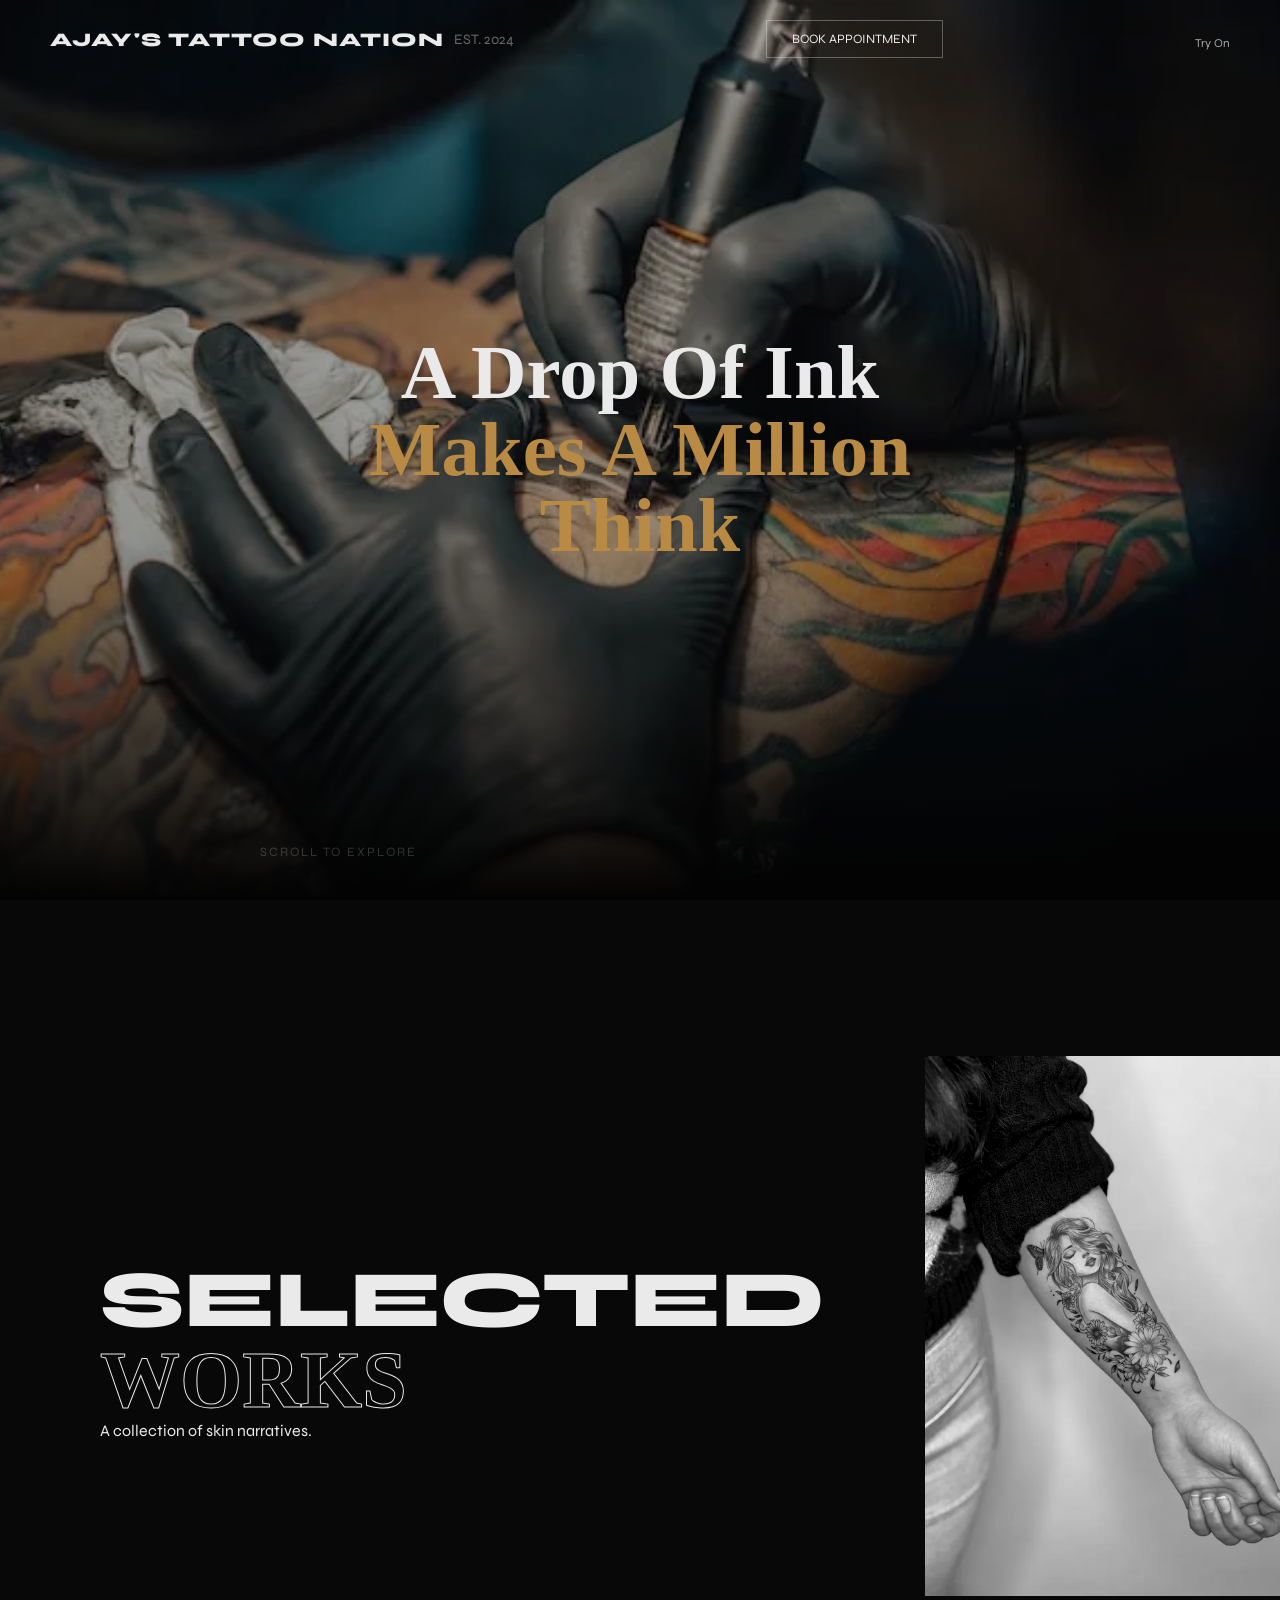
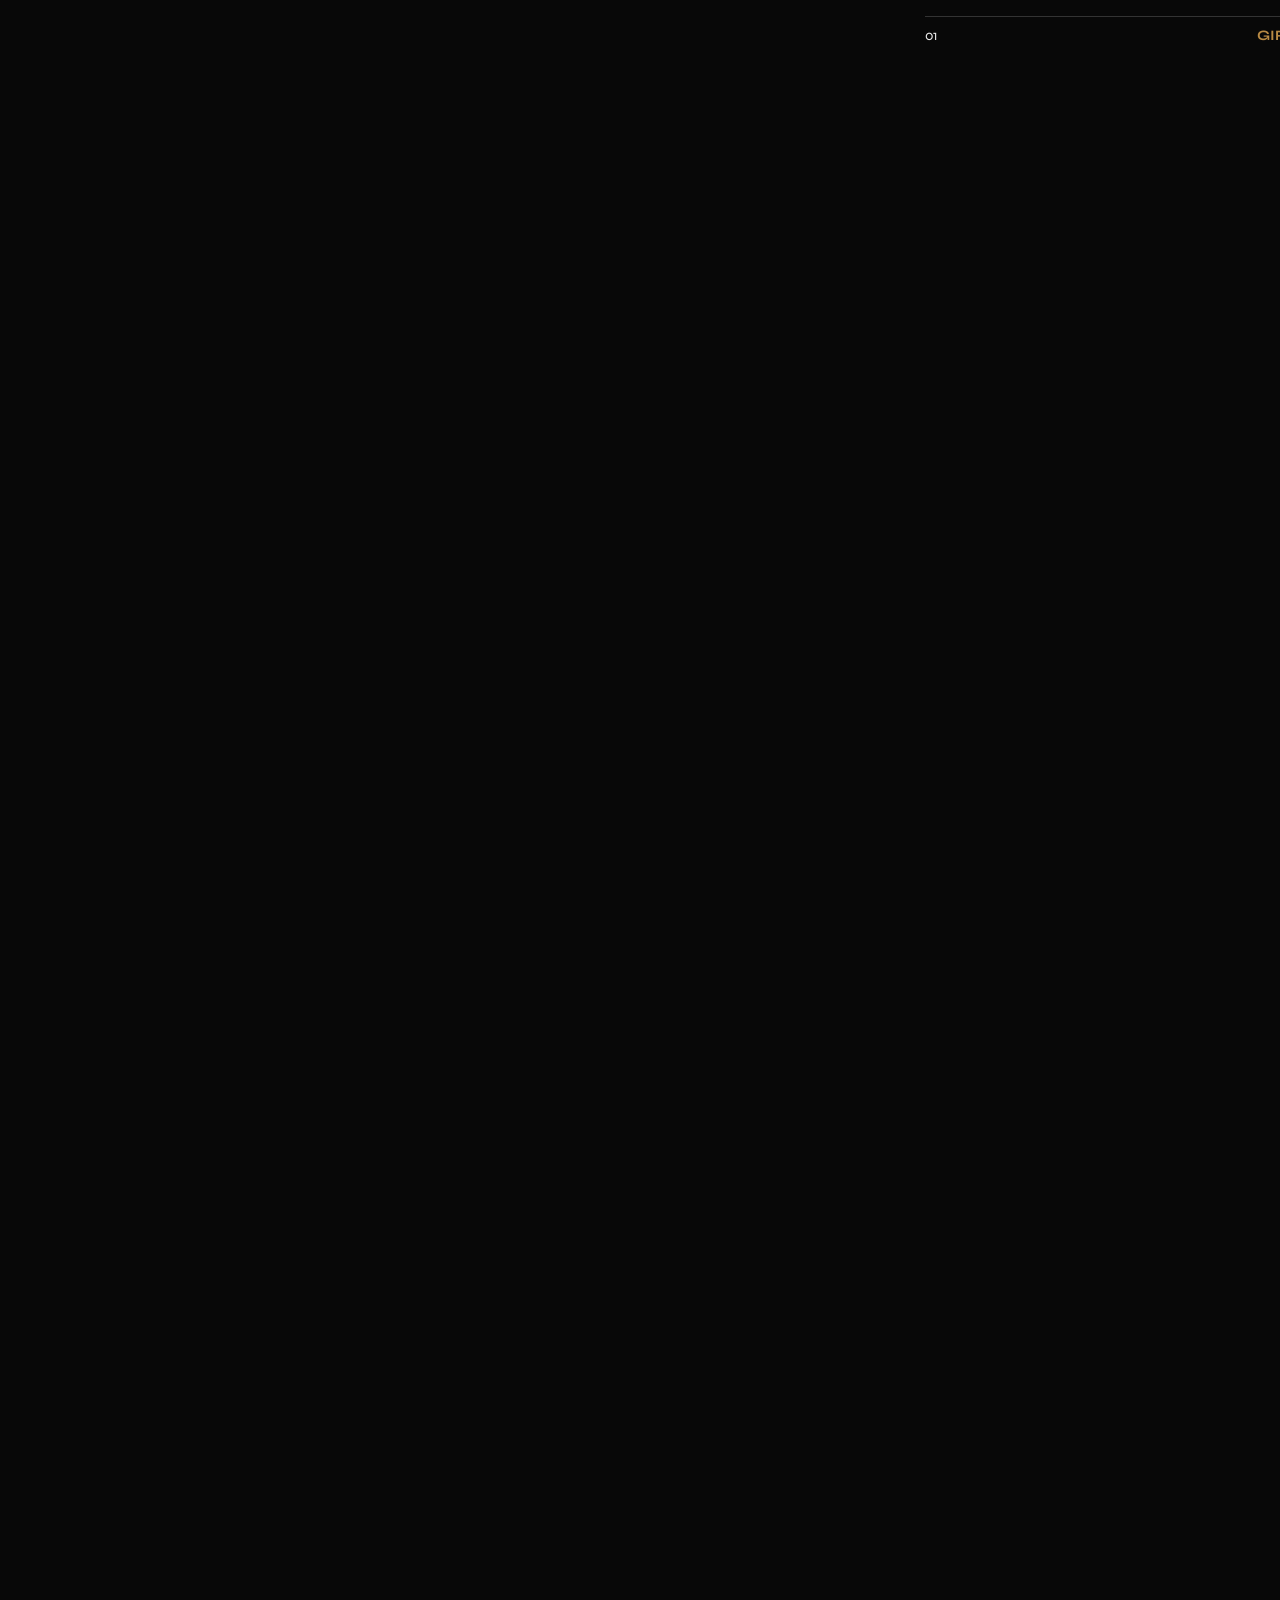
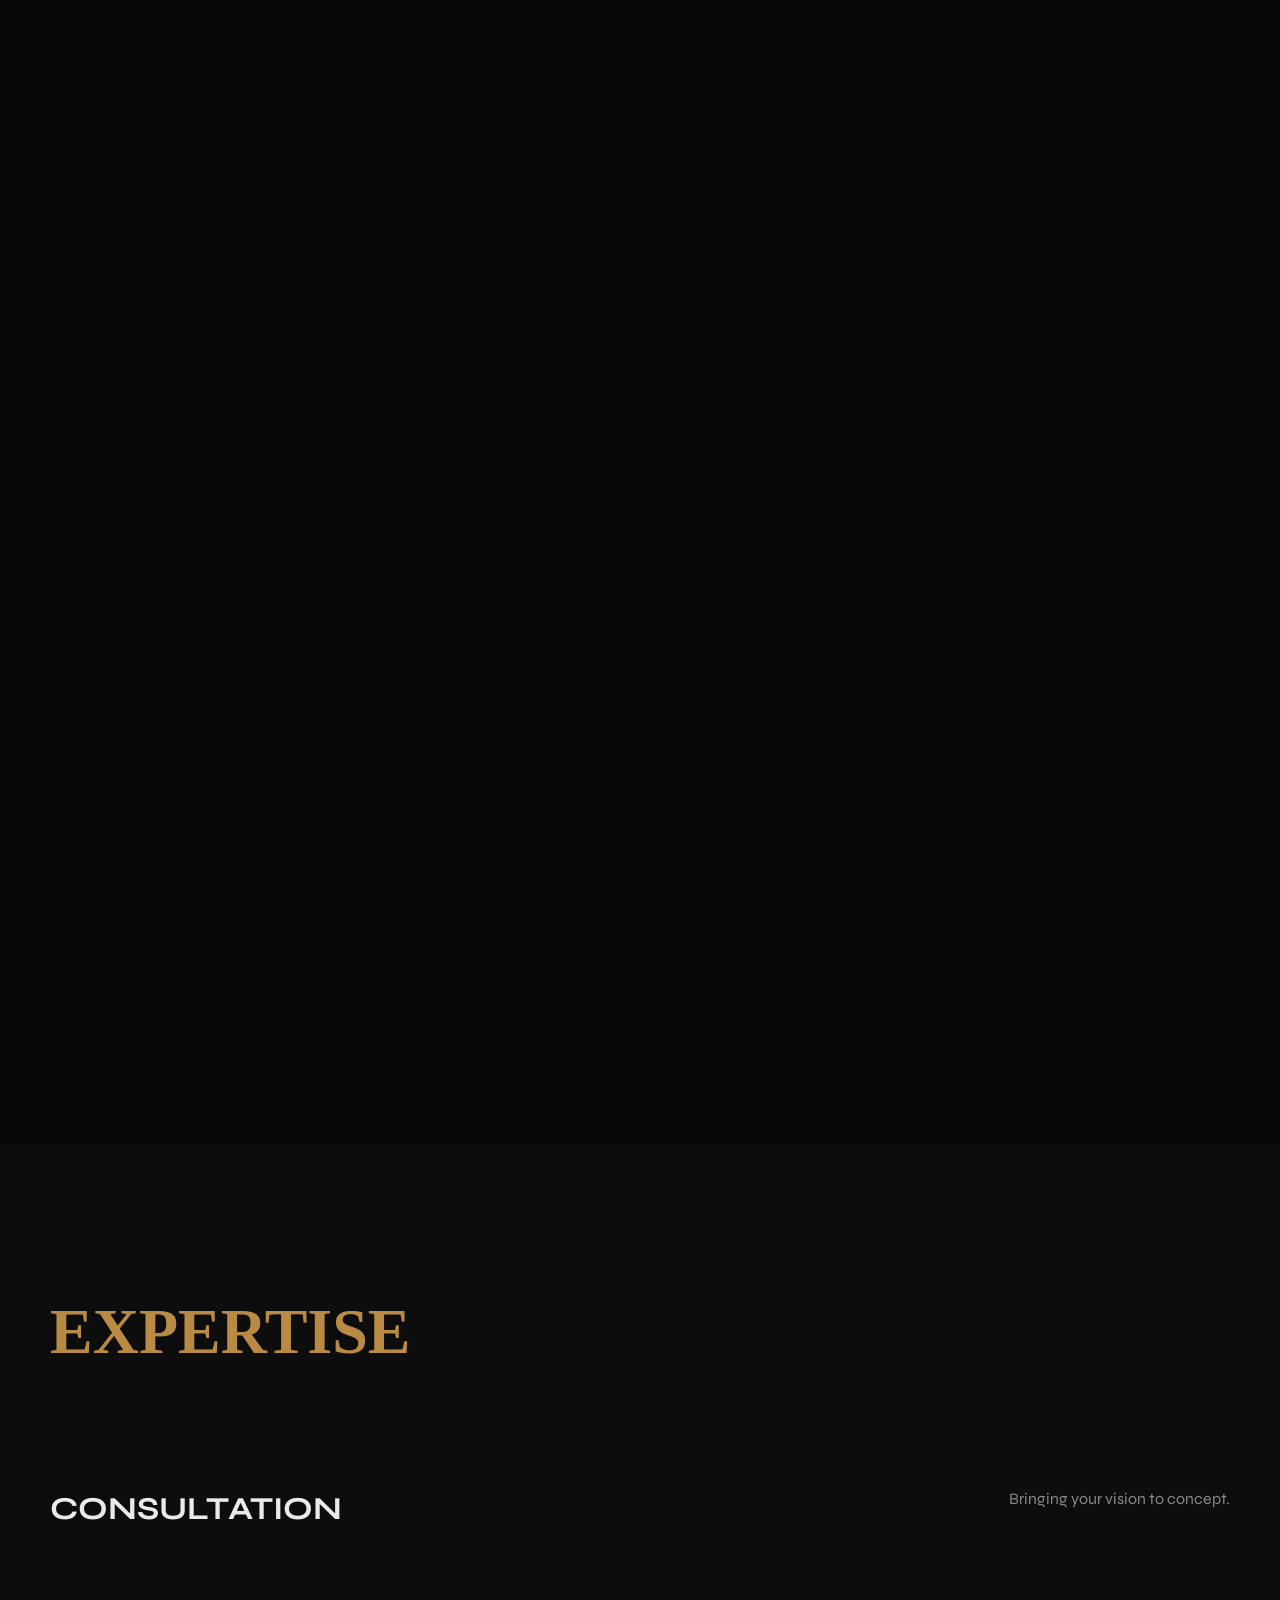
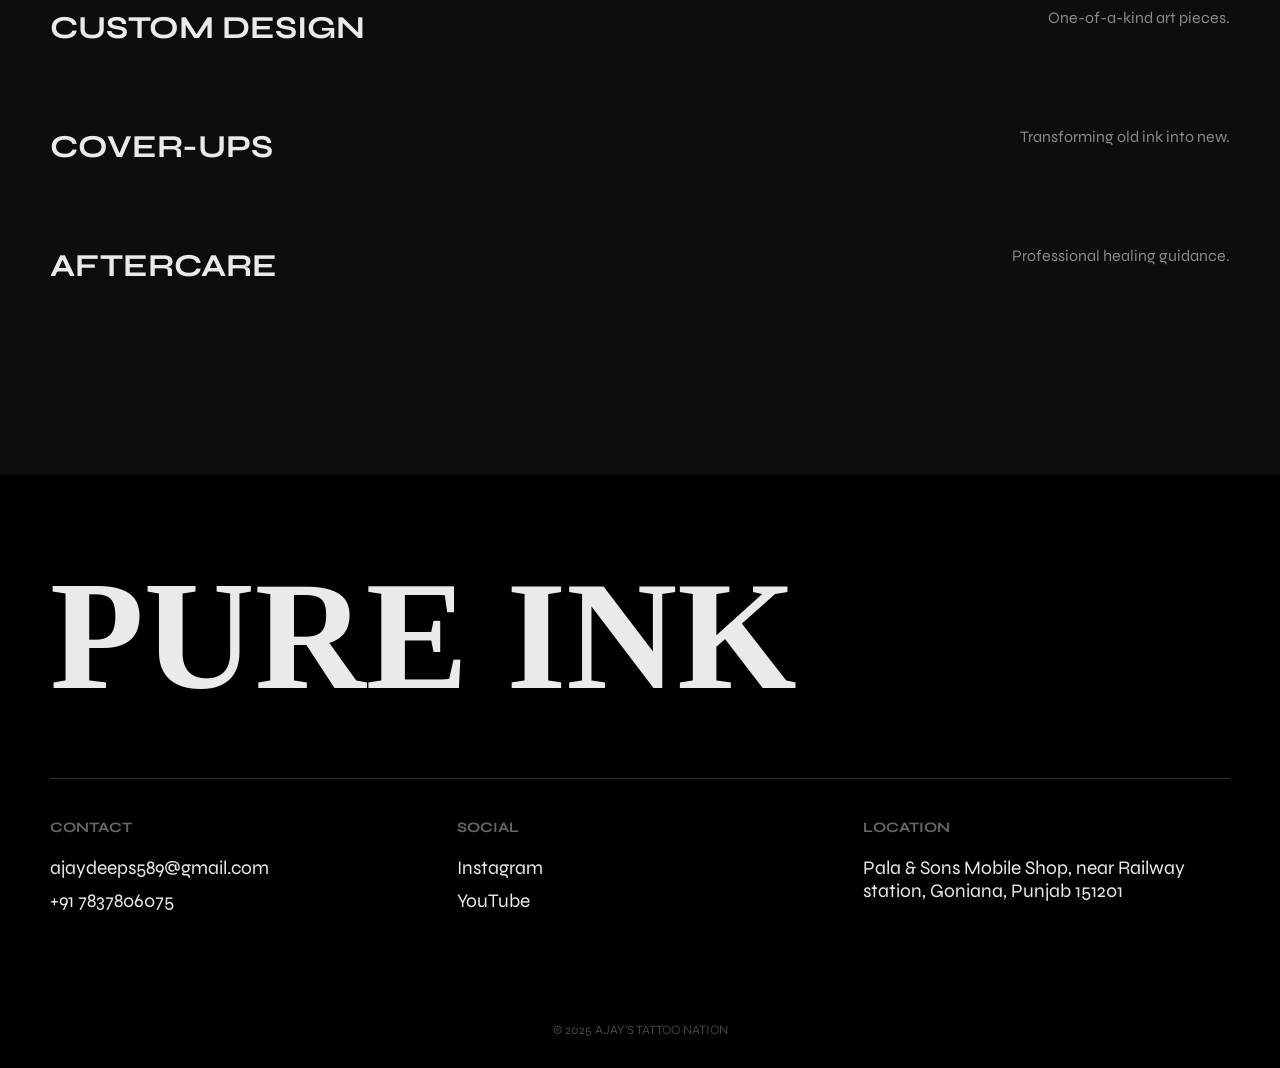
<file: index.html>
<!DOCTYPE html>
<html lang="en">
<head>

<link rel="canonical" href="https://ajaystattonation.studio/">

 <meta name="description" content="Ajay Statto Nation – premium tattoo studio creating custom designs with precision and creativity. High-quality tattoos and professional work.">
 
<meta name="application-name" content="Ajays Tattoo Nation">
<meta name="apple-mobile-web-app-title" content="Ajays Tattoo Nation">
<meta property="og:site_name" content="Ajays Tattoo Nation">
<meta name="author" content="Ajay Tattoo Nation">

 <script type="application/ld+json">
{
 "@context": "https://schema.org",
 "@type": "TattooParlor",
 "name": "Ajays Tattoo Nation",
 "url": "https://ajaystattoonation.github.io",
 "telephone": "+917837806075"
}
</script>   
    
<link rel="icon" type="image/png" href="/my-favicon/favicon-96x96.png" sizes="96x96" />
<link rel="icon" type="image/svg+xml" href="/my-favicon/favicon.svg" />
<link rel="shortcut icon" href="/my-favicon/favicon.ico" />
<link rel="apple-touch-icon" sizes="180x180" href="/my-favicon/apple-touch-icon.png" />
<link rel="manifest" href="/my-favicon/site.webmanifest" />
    
    <meta charset="UTF-8">
    <meta name="viewport" content="width=device-width, initial-scale=1.0, maximum-scale=1.0, user-scalable=no">

    <title>AjaysTattoo Nation</title>
    
    <link rel="preconnect" href="https://fonts.googleapis.com">
    <link rel="preconnect" href="https://fonts.gstatic.com" crossorigin>
    <link href="https://fonts.googleapis.com/css2?family=Syne:wght@400;700;800&family=UnifrakturMaguntia&display=swap" rel="stylesheet">
    
    <link rel="stylesheet" href="https://cdnjs.cloudflare.com/ajax/libs/font-awesome/6.4.0/css/all.min.css">
    
    <link rel="stylesheet" href="style.css">
</head>
<body>

    <div class="grain"></div>

    <nav>
        <div class="logo">AJAY'S TATTOO NATION</div>
        <div class="menu-text">EST. 2024</div>
        <a href="Booking.html" class="book-btn">BOOK APPOINTMENT</a>
     <a href="#" class="try-on-btn">Try On</a>

    </nav>

    <section class="hero">
        <div class="hero-container">
            <h1 class="hero-title">
                <span class="reveal-text">A Drop Of Ink</span>
                <span class="reveal-text red">Makes A Million Think</span>
            </h1>
            <div class="hero-image">
                <img src="studio.webp" 
          srcset="mobile/studio.webp 600w"
                 sizes="(max-width: 600px) 100vw"
                 loading="lazy"
                 alt="Tattoo Studio">
             
            </div>
            <div class="scroll-label">SCROLL TO EXPLORE</div>
        </div>
    </section>

    <section class="gallery-section">
        <div class="sticky-parent">
            <div class="horizontal-strip">
                
                <div class="gallery-item text-block">
                    <h2>SELECTED<br><span class="outline">WORKS</span></h2>
                    <p>A collection of skin narratives.</p>
                </div>

                <div class="gallery-item">
                    <div class="image-holder">
                        <img src="girlish.webp" 
                   srcset="mobile/girlish.webp 600w"
                         sizes="(max-width: 600px) 100vw"
                         loading="lazy"
                         alt="Work 1">
                    </div>
                    <div class="caption">
                        <span class="id">01</span>
                        <span class="name">GIRLISH</span>
                    </div>
                </div>

                <div class="gallery-item">
                    <div class="image-holder">
                        <img src="armtattoo.webp" 
                srcset="mobile/armtattoo.webp 600w"
                         sizes="(max-width: 600px) 100vw"
                         loading="lazy"
                         
                         alt="Work 2">
                    </div>
                    <div class="caption">
                        <span class="id">02</span>
                        <span class="name">BLACKWORK</span>
                    </div>
                </div>

                <div class="gallery-item">
                    <div class="image-holder">
                        <img src="realism.webp"
                 srcset="mobile/realism.webp 600w"
                         sizes="(max-width: 600px) 100vw"
                         loading="lazy"
                         
                         alt="Work 3">
                    </div>
                    <div class="caption">
                        <span class="id">03</span>
                        <span class="name">REALISM</span>
                    </div>
                </div>

                <div class="gallery-item">
                    <div class="image-holder">
                        <img src="mythological.webp"
                         srcset="mobile/mythological.webp 600w"
                         sizes="(max-width: 600px) 100vw"
                         loading="lazy"
                         alt="Work 4">
                    </div>
                    <div class="caption">
                        <span class="id">04</span>
                        <span class="name">MYTHOLOGICAL</span>
                    </div>
                </div>

                <div class="gallery-item">
                    <div class="image-holder">
                        <img src="flowers.webp" 
                  srcset="mobile/flowers.webp 600w"
                         sizes="(max-width: 600px) 100vw"
                         loading="lazy"       
                         alt="Work 5">
                    </div>
                    <div class="caption">
                        <span class="id">05</span>
                        <span class="name">FLOWERS</span>
                    </div>
                </div>

 <div class="gallery-item">
                    <div class="image-holder">
                        <img src="wildlife.webp"
             srcset="mobile/wildlife.webp 600w"
                         sizes="(max-width: 600px) 100vw"
                         loading="lazy"            
                         alt="Work 6">
                    </div>
                    <div class="caption">
                        <span class="id">06</span>
                        <span class="name">WILDLIFE</span>
                    </div>
                </div>


            </div>
        </div>
    </section>

    <section class="services">
        <div class="container">
            <h2 class="section-header">EXPERTISE</h2>
            
            <div class="service-row">
                <h3>CONSULTATION</h3>
                <p>Bringing your vision to concept.</p>
            </div>
            <div class="service-row">
                <h3>CUSTOM DESIGN</h3>
                <p>One-of-a-kind art pieces.</p>
            </div>
            <div class="service-row">
                <h3>COVER-UPS</h3>
                <p>Transforming old ink into new.</p>
            </div>
            <div class="service-row">
                <h3>AFTERCARE</h3>
                <p>Professional healing guidance.</p>
            </div>
        </div>
    </section>

    <footer id="contact">
        <div class="footer-content">
            <h2 class="big-text">PURE <span class="red">INK</span></h2>
            <div class="footer-grid">
                <div class="col">
                    <h4>CONTACT</h4>
                    <a href="mailto:ajaydeeps589@gmail.com?subject=For%20Tattoo%20booking&body=Hello%20Ajay%2C%0A%0AI%20would%20like%20to%20book%20a%20tattoo%20appointment.%0A%0AName%3A%0APhone%20Number%3A%0ATattoo%20Style%3A%0ATattoo%20Size%3A%0APreferred%20Date%3A%0APlacement%20on%20Body%3A%0A%0AAdditional%20Details%3A">ajaydeeps589@gmail.com</a>
                    <a href="tel:+917837806075">+91 7837806075</a>
                </div>
                <div class="col">
                    <h4>SOCIAL</h4>
                    <a href="https://www.instagram.com/ajays_tattoo_nation/">Instagram</a>
                    <a href="https://youtube.com/@ajays_nation?si=ttEuP8G0Uxis08C5">YouTube</a>
                </div>
                <div class="col">
                    <h4>LOCATION</h4>
                    <a href="https://maps.app.goo.gl/aewJAr4kQRcA7zeYA?g_st=ic">Pala & Sons Mobile Shop, near Railway station, Goniana, Punjab 151201</a>
                </div>
            </div>
        </div>
        <div class="copyright">© 2025 AJAY'S TATTOO NATION</div>
    </footer>

    <script src="script.js"></script>
</body>
</html>
</file>
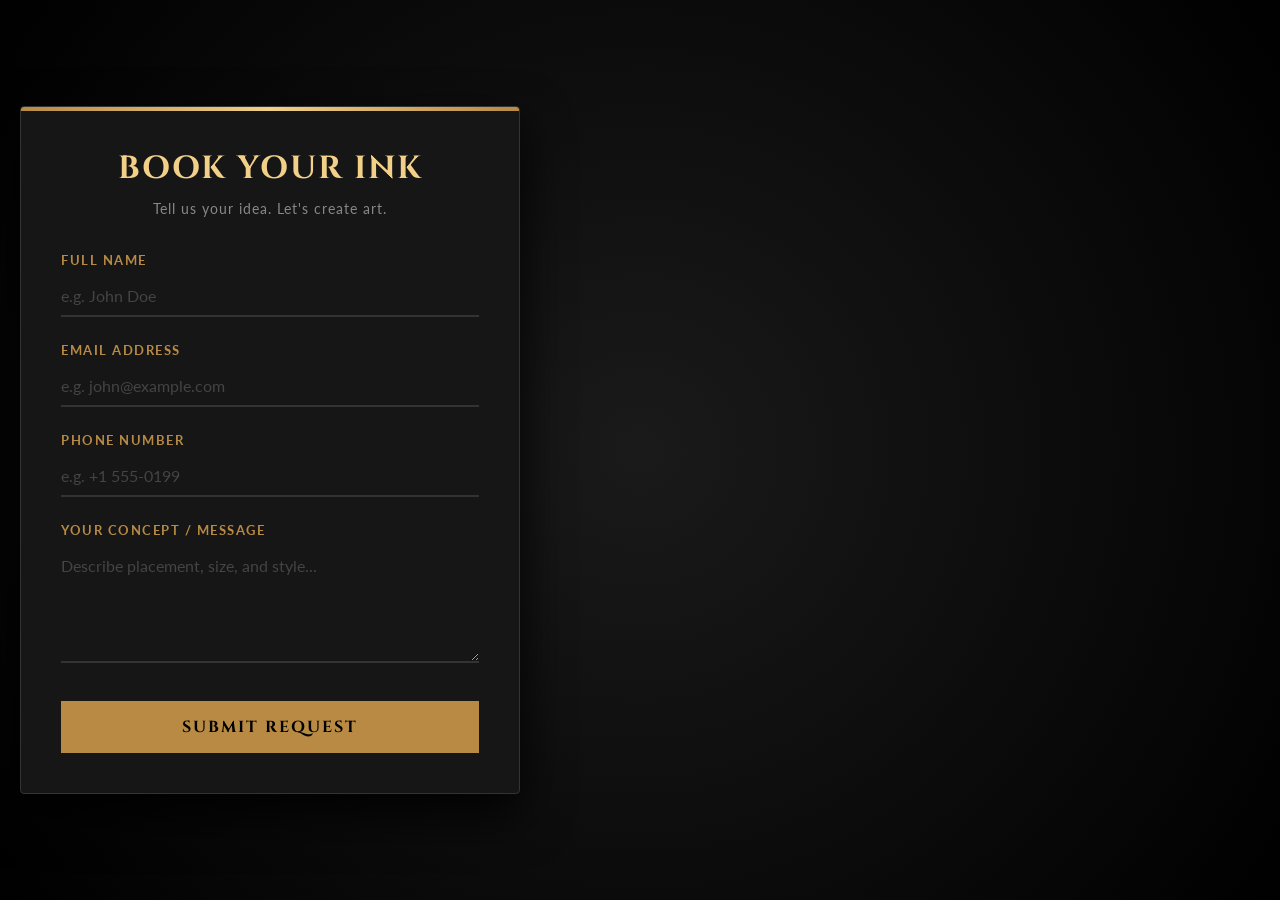
<file: Booking.html>
<!DOCTYPE html>
<html lang="en">
<head>
    <meta charset="UTF-8">
    <meta name="viewport" content="width=device-width, initial-scale=1.0, maximum-scale=1.0, user-scalable=no">

    <title>Tattoo Booking</title>
    <link rel="stylesheet" href="book-style.css">
    <link href="https://fonts.googleapis.com/css2?family=Cinzel:wght@400;700&family=Lato:wght@300;400&display=swap" rel="stylesheet">
</head>
<body>

    <div class="booking-wrapper">
        <div class="form-container">
            <header class="fade-in">
                <h1>Book Your Ink</h1>
                <p>Tell us your idea. Let's create art.</p>
            </header>

            <form action="https://api.web3forms.com/submit" method="POST">
                
                <input type="hidden" name="access_key" value="5972e51b-1e34-4259-8f06-09770f6d8473">
                
               <input type="hidden" name="redirect" value="https://ajaystattoonation.github.io/success.html">

                
                <div class="input-group slide-up delay-1">
                    <label for="name">Full Name</label>
                    <input type="text" id="name" name="name" placeholder="e.g. John Doe" required>
                    <span class="bar"></span>
                </div>

                <div class="input-group slide-up delay-2">
                    <label for="email">Email Address</label>
                    <input type="email" id="email" name="email" placeholder="e.g. john@example.com" required>
                    <span class="bar"></span>
                </div>

                <div class="input-group slide-up delay-3">
                    <label for="phone">Phone Number</label>
                    <input type="tel" id="phone" name="phone" placeholder="e.g. +1 555-0199" required>
                    <span class="bar"></span>
                </div>

                <div class="input-group slide-up delay-4">
                    <label for="message">Your Concept / Message</label>
                    <textarea id="message" name="message" rows="5" placeholder="Describe placement, size, and style..." required></textarea>
                    <span class="bar"></span>
                </div>

                <button type="submit" class="btn-submit slide-up delay-5">Submit Request</button>

            </form>
        </div>
    </div>

</body>
</html>
</file>
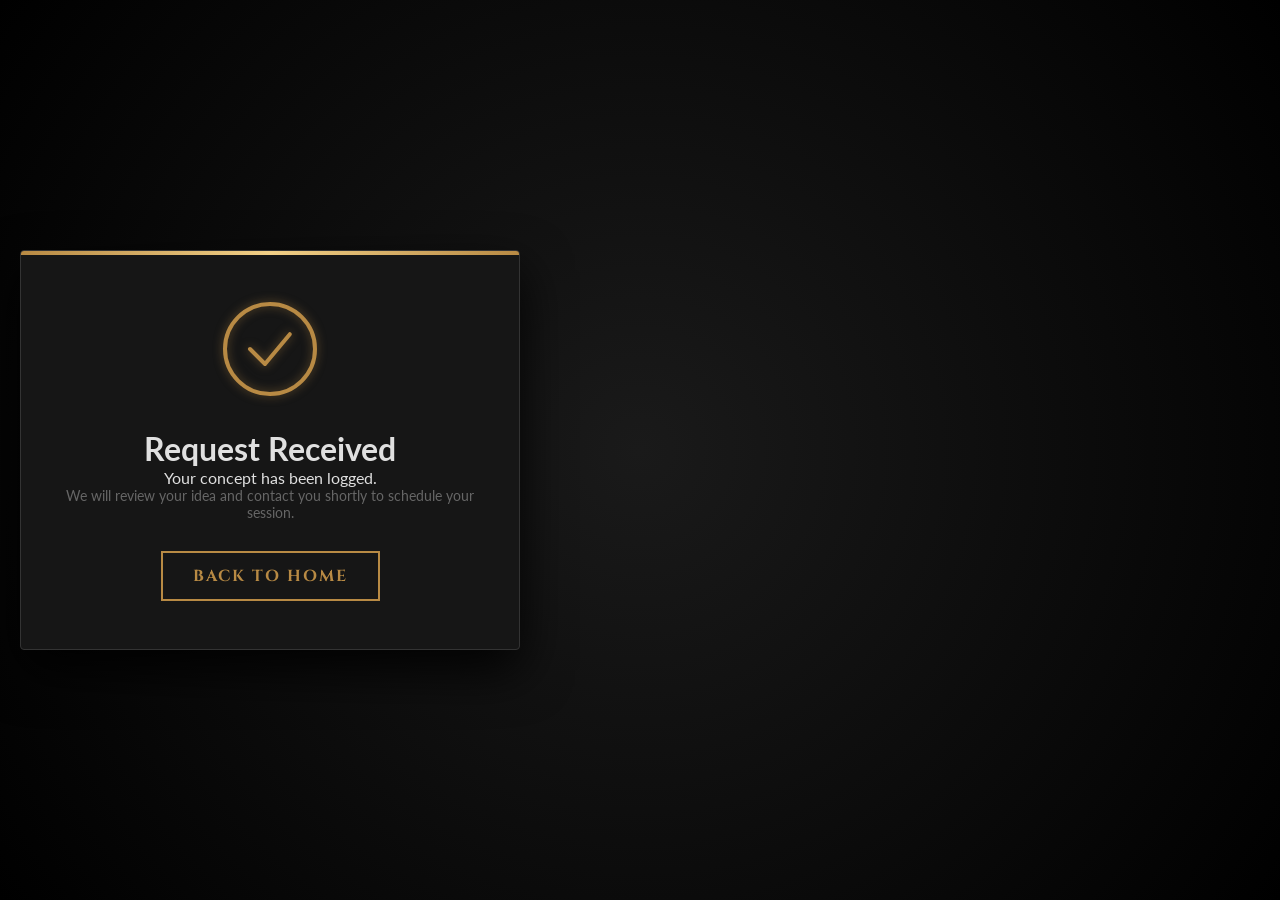
<file: success.html>
<!DOCTYPE html>
<html lang="en">
<head>
    <meta charset="UTF-8">
    <meta name="viewport" content="width=device-width, initial-scale=1.0, maximum-scale=1.0, user-scalable=no">

    <title>Booking Confirmed</title>
    <link rel="stylesheet" href="book-style.css">
    <link href="https://fonts.googleapis.com/css2?family=Cinzel:wght@400;700&family=Lato:wght@300;400&display=swap" rel="stylesheet">
</head>
<body>

    <div class="booking-wrapper">
        <div class="form-container success-container">
            
            <div class="success-icon">
                <svg viewBox="0 0 100 100">
                    <circle cx="50" cy="50" r="45" class="circle-path"/>
                    <path d="M30 50 L45 65 L70 35" class="check-path"/>
                </svg>
            </div>

            <h1 class="fade-in-up">Request Received</h1>
            <p class="fade-in-up delay-text">Your concept has been logged.</p>
            <p class="fade-in-up delay-text-2">We will review your idea and contact you shortly to schedule your session.</p>

            <a href="index.html" class="btn-home fade-in-up delay-btn">Back to Home</a>

        </div>
    </div>

</body>
</html>
</file>
<file: style.css>
:root {
    --bg: #080808;
    --text: #eaeaea;
    --red: #c41e3a; /* Deep Cardinal Red */
    --font-header: 'UnifrakturMaguntia', cursive;
    --font-body: 'Syne', sans-serif;
}

* {
    margin: 0;
    padding: 0;
    box-sizing: border-box;
}

body {
    background-color: var(--bg);
    color: var(--text);
    font-family: var(--font-body);
    overflow-x: hidden;
}

html{
scroll-behavior:smooth;
    will-change:auto;
}


img{
width:100%;
height:auto;
display:block;
}

/* --- TEXTURE OVERLAY --- */
/* This adds a subtle film grain to the whole site */
.grain {
    position: fixed;
    top: 0;
    left: 0;
    width: 100%;
    height: 100%;
    pointer-events: none;
    background-image: url("https://upload.wikimedia.org/wikipedia/commons/7/76/Noise_pattern_with_intensity_of_136.png");
    opacity: 0.05;
    z-index: 9999;
}

/* --- NAVIGATION --- */
nav{
display:flex;
flex-wrap:wrap;
gap:10px;
justify-content:space-between;
align-items:center;
padding:20px clamp(15px,5vw,50px);
position:absolute;
top:0;
width:100%;
z-index:10;
}

.logo { font-weight: 800; font-size: 1.2rem; letter-spacing: 1px; }
.menu-text { color: #666; font-size: 0.9rem; position: relative; text-align:centre;}

.book-btn {
    margin-left:auto;
    text-decoration: none;
    color: var(--text);
    border: 1px solid rgba(255,255,255,0.3);
    padding: 10px 25px;
    font-size: 0.8rem;
    transition: 0.3s;
}

.book-btn:hover {
    background: var(--red);
    border-color: var(--red);
}

.try-on-btn {
    display: block;        /* Forces it to start on a new line */
    margin-left: auto;     /* Aligns it to the right (matching your book-btn) */
    width: max-content;    /* Keeps the hit-box tight to the text */
    margin-top: 8px;       /* Creates space between the two buttons */
    
    /* Styling */
    text-decoration: none;
    color: var(--text);
    font-size: 0.75rem;    /* Slightly smaller than the 0.8rem of the book-btn */
    opacity: 0.7;          /* Gives it a secondary look */
    transition: 0.3s;
}

.try-on-btn:hover {
    opacity: 1;
    text-decoration: underline;
}


/* --- HERO SECTION --- */
.hero {
    min-height: 100vh;
    display: flex;
    align-items: center;
    justify-content: center;
    text-align: center;
    position: relative;
    overflow:hidden
    padding: 0 20px;
}

.hero-title {
max-width:90%;
margin:auto;
    font-family:meat;
    font-size: clamp(2.5rem,8vw,7rem);
    line-height: 1;
    z-index: 2;
    position:relative; /* Makes text blend coolly with image */
}

.reveal-text {
    display: block;
    opacity: 0;
    transform: translateY(100%);
    animation: slideUp 1s ease forwards;
    font-size: clamp(2rem, 6vw, 5rem);
  mix-blend-mode: normal;
}

.reveal-text.red {
    color: #b88a44;
    animation-delay: 0.2s;
mix-blend-mode: normal;
  
}

@keyframes slideUp {
    to { opacity: 1; transform: translateY(0); }
}

.hero-image {
    position: absolute;
    top: 0;
    left: 0;
    width: 100%;
    height: 100vh;
    overflow: hidden;
    z-index: 1;
    filter: ;
    opacity: 0.6;
}

.hero-image {
    position: absolute;
    top: 0;
    left: 0;
    width: 100%;
    height: 100%;
    overflow: hidden;
    z-index: 1;
}

.hero-image::after {
    content: "";
    position: absolute;
    bottom: 0;
    left: 0;
    width: 100%;
    height: 40%;
    background: linear-gradient(to bottom, rgba(0,0,0,0), #000);
}

.hero-image img {
    width: 100%;
    height: 100%;
    object-fit: cover;
}

.scroll-label {
    position: absolute;
    bottom: 40px;
    font-size: 0.8rem;
    letter-spacing: 2px;
    opacity: 0.5;
}

/* --- HORIZONTAL SCROLL SECTION --- */
/* This transforms vertical scrolling into horizontal movement */
.gallery-section {
    height: 400vh; /* Make the section very tall so we have room to scroll */
    position: relative;
}

.sticky-parent {
    position: sticky;
    top: 0;
    height: 100vh; /* Lock the view to the screen height */
    overflow: hidden;
    display: flex;
    align-items: center;
}

.horizontal-strip {
    display: flex;
    gap: clamp(40px, 8vw, 100px);
    padding-left: 100px;
    /* This transform is handled by JS, but we set a default */
    transform: translateX(0);
    will-change: transform;
}

.gallery-item {
    flex-shrink: 0;
    display: flex;
    flex-direction: column;
    justify-content: center;
}

.text-block h2 {
    font-size: 5rem;
    line-height: 1;
    font-family: var(--font-body);
    font-weight: 800;
}

.text-block .outline {
    color: transparent;
    -webkit-text-stroke: 1px var(--text);
    font-family: akira;
}

.image-holder {
    width: min(90vw, 400px);
    height: 60vh;
    overflow: hidden;
}

.image-holder img {
    width: 100%;
    height: 100%;
    object-fit: cover;
    transition: transform 0.5s ease;
    filter: grayscale(100%) contrast(1.1);
    transition: all ease 1s;
}
.image-holder img:hover img{
  scale: 1.2;
}

/* Hover Effect: Color comes back */
.gallery-item:hover img {
    transform: scale(1.05);
    filter: grayscale(0%);
}

.caption {
    margin-top: 20px;
    display: flex;
    justify-content: space-between;
    font-size: 0.9rem;
    border-top: 1px solid #333;
    padding-top: 10px;
}

.caption .name { font-weight: 700; color: #b88a44; }

/* --- SERVICES --- */ 
.services {
    padding: 150px 50px;
    background: #0d0d0d;
}

.section-header {
    font-family: akira;
    font-size: 4rem;
    margin-bottom: 80px;
    color: #b88a44;
}

.service-row {
    border-bottomn: 1px solid #333;
    padding: 40px 0;
    display: flex;
    justify-content: space-between;
    align-items: centre;
    transition: 0.3s;
}

.service-row:hover {
    padding-left: 20px;
    border-bottom: 1px solid var(--red);
}

.service-row h3 { font-size: 2rem; }
.service-row p { color: #888; }

/* --- FOOTER --- */
footer {
    padding: 100px 50px 30px;
    background: black;
}

.big-text {
    font-size: 12vw;
    font-family: bebas;
    font-weight: 800;
    line-height: 0.8;
    margin-bottom: 80px;
}

.footer-grid {
    display: grid;
    grid-template-columns: repeat(3, 1fr);
    gap: 40px;
    border-top: 1px solid #333;
    padding-top: 40px;
}

.col h4 { margin-bottom: 20px; color: #666; font-size: 0.9rem; }
.col a, .col p { 
    display: block; 
    color: var(--text); 
    text-decoration: none; 
    margin-bottom: 10px; 
    font-size: 1.2rem; 
}
.col a:hover { color: var(--red); }

.copyright {
    margin-top: 100px;
    font-size: 0.8rem;
    color: #444;
    text-align: center;
}

/* =========================================
   MOBILE & TABLET: THE 101% PERMANENT FIX
   ========================================= */
@media (max-width: 768px) {
    /* THE FIX: 'clip' stops zooming but lets 'sticky' work! */
    html, body {
        overflow-x: clip; 
        max-width: 100vw;
    }

    nav { padding: 15px; }
    .hero-title { font-size: clamp(2.5rem, 12vw, 4rem); }
    .reveal-text { font-size: clamp(2rem, 10vw, 3rem); }

    /* Gallery Base */
    .gallery-section { 
        padding: 0; 
        position: relative;
    }
    
    .sticky-parent {
        position: sticky !important;
        top: 0;
        height: 100vh !important;
        overflow: hidden; /* Hides images outside the screen */
        display: flex;
        align-items: center;
    }

    .horizontal-strip {
        display: flex;
        flex-direction: row; 
        gap: 20px; 
        width: max-content !important; 
        padding-left: 20px;
        padding-right: 20px;
        will-change: transform; /* Makes the animation buttery smooth on phones */
    }

    .gallery-item {
        width: 80vw;
        flex-shrink: 0;
        display: flex;
        flex-direction: column;
        justify-content: center;
    }

    /* USER APPROVED TEXT SIZING - DO NOT CHANGE */
    .text-block { width: 85vw; }
    .text-block h2 {
        font-size: 8.5vw !important; 
        line-height: 1.2;
        letter-spacing: 1px;
        white-space: normal;
        overflow-wrap: break-word; 
    }
    .image-holder {
        width: 100%;
        height: 55vh; 
    }

    /* Expertise Section */
    .services { padding: 60px 20px; }
    .section-header {
        font-size: 8.5vw !important; 
        margin-bottom: 40px;
        letter-spacing: 1px;
        text-align: left;
    }
    .service-row {
        display: flex;
        flex-direction: row; 
        justify-content: space-between;
        align-items: center;
        padding: 25px 0;
        gap: 15px;
    }
    .service-row h3 { font-size: 1.1rem; max-width: 50%; }
    .service-row p { font-size: 0.85rem; text-align: right; max-width: 45%; }

    /* Footer adjustments */
    footer { padding: 60px 20px 30px; }
    .big-text { font-size: 18vw; margin-bottom: 40px; }
    .footer-grid {
        display: grid;
        grid-template-columns: 1fr 1fr; 
        gap: 30px;
    }
    .col:last-child { grid-column: 1 / -1; }
    .col h4 { font-size: 0.8rem; }
    .col a, .col p { font-size: 0.95rem; 
}






@font-face {
font-family: "akira";
src: url(./Akira-Expanded-Demo.otf);
}

@font-face {
font-family: "bebas";
src: url(./BebasNeue-Regular.ttf);
}
</file>
<file: book-style.css>
/* --- ANIMATIONS & KEYFRAMES --- */
@keyframes fadeIn {
    from { opacity: 0; transform: translateY(-20px); }
    to { opacity: 1; transform: translateY(0); }
}

@keyframes slideUp {
    from { opacity: 0; transform: translateY(30px); }
    to { opacity: 1; transform: translateY(0); }
}

@keyframes goldPulse {
    0% { box-shadow: 0 0 0 0 rgba(184, 138, 68, 0.4); }
    70% { box-shadow: 0 0 0 15px rgba(184, 138, 68, 0); }
    100% { box-shadow: 0 0 0 0 rgba(184, 138, 68, 0); }
}

/* --- RESET & BASICS --- */
* {
    margin: 0;
    padding: 0;
    box-sizing: border-box;
}

body {
    background-color: #0d0d0d;
    font-family: 'Lato', sans-serif;
    color: #e0e0e0;
    display: flex;
    justify-content: center;
    align-items: flex-start; /* FIX: Changed from center to allow normal scrolling */
    min-height: 100vh; 
    padding: 20px;
    background-image: radial-gradient(circle at center, #1a1a1a 0%, #000000 100%);
}

.booking-wrapper {
    margin: auto; /* FIX: This keeps it centered when closed, but scrollable when the keyboard opens */
    width: 100%;
}



/* --- CONTAINER STYLING --- */
.form-container {
    background-color: #161616;
    width: 100%;
    /* Default max-width for standard laptops/desktops */
    max-width: 500px; 
    padding: 40px;
    border: 1px solid #333;
    border-radius: 4px;
    box-shadow: 0 20px 50px rgba(0, 0, 0, 0.9);
    position: relative;
    overflow: hidden;
    /* Entrance Animation for the box itself */
    animation: fadeIn 1s ease-out forwards;
}

/* Gold decorative border */
.form-container::before {
    content: '';
    position: absolute;
    top: 0;
    left: 0;
    width: 100%;
    height: 4px;
    background: linear-gradient(90deg, #b88a44, #f2d087, #b88a44);
}

/* --- TYPOGRAPHY --- */
header {
    text-align: center;
    margin-bottom: 35px;
}

header.fade-in {
    opacity: 0;
    animation: fadeIn 1s ease-out 0.3s forwards;
}

header h1 {
    font-family: 'Cinzel', serif;
    font-size: 2rem;
    color: #f2d087;
    letter-spacing: 2px;
    text-transform: uppercase;
    margin-bottom: 10px;
}

header p {
    font-size: 0.9rem;
    color: #888;
    letter-spacing: 1px;
}

/* --- FORM ELEMENTS --- */
.input-group {
    position: relative;
    margin-bottom: 25px;
}

/* Animation Classes */
.slide-up {
    opacity: 0;
    animation: slideUp 0.6s cubic-bezier(0.2, 0.8, 0.2, 1) forwards;
}

/* Staggered delays so they don't load all at once */
.delay-1 { animation-delay: 0.4s; }
.delay-2 { animation-delay: 0.5s; }
.delay-3 { animation-delay: 0.6s; }
.delay-4 { animation-delay: 0.7s; }
.delay-5 { animation-delay: 0.8s; }

label {
    display: block;
    font-size: 0.8rem;
    color: #b88a44;
    text-transform: uppercase;
    letter-spacing: 1.5px;
    margin-bottom: 8px;
    font-weight: bold;
    transition: color 0.3s ease;
}

input, textarea {
    width: 100%;
    background-color: transparent;
    border: none;
    border-bottom: 2px solid #333;
    color: #fff;
    padding: 10px 0;
    font-size: 16px;
    font-family: 'Lato', sans-serif;
    transition: all 0.3s ease;
}

input:focus, textarea:focus {
    outline: none;
    border-bottom-color: #f2d087;
}

input:focus + label, textarea:focus + label {
    color: #f2d087;
}

/* Placeholder styling */
::placeholder {
    color: #444;
    transition: color 0.3s ease;
}

input:focus::placeholder, textarea:focus::placeholder {
    color: #666;
}

textarea {
    resize: vertical;
    min-height: 80px;
}

/* --- SUBMIT BUTTON --- */
.btn-submit {
    width: 100%;
    padding: 15px;
    background-color: #b88a44;
    color: #000;
    font-family: 'Cinzel', serif;
    font-weight: 700;
    font-size: 1rem;
    text-transform: uppercase;
    letter-spacing: 2px;
    border: none;
    cursor: pointer;
    transition: all 0.3s ease;
    margin-top: 10px;
}

.btn-submit:hover {
    background-color: #f2d087;
    transform: translateY(-3px);
    /* Pulse Animation on Hover */
    animation: goldPulse 1.5s infinite;
}

.btn-submit:active {
    transform: translateY(0);
}

/* =========================================
   RESPONSIVENESS (ADAPTIVE SIZING)
   ========================================= */

/* Tablets and Mobile Phones */
@media (max-width: 768px) {
    .form-container {
        padding: 25px;
        max-width: 100%; /* Use full width on small screens */
    }

    header h1 {
        font-size: 1.6rem;
    }
}

/* Very Small Mobile Phones */
@media (max-width: 400px) {
    body {
        padding: 10px; /* Reduce outer padding */
    }
    
    .form-container {
        padding: 20px;
    }

    header h1 {
        font-size: 1.4rem;
    }
}

/* Wide Monitors & 4K Screens (Optional Scaling) */
@media (min-width: 1600px) {
    .form-container {
        max-width: 700px; /* Allow it to get wider on huge screens */
        padding: 60px;    /* More breathing room */
    }

    header h1 {
        font-size: 3rem;
    }

    input, textarea, .btn-submit {
        font-size: 1.2rem;
        padding: 15px 0;
    }

    label {
        font-size: 1rem;
    }
}

/* =========================================
   SUCCESS PAGE STYLES
   ========================================= */

.success-container {
    text-align: center;
    display: flex;
    flex-direction: column;
    align-items: center;
    justify-content: center;
    min-height: 400px;
}

/* --- SVG DRAWING ANIMATION --- */
.success-icon {
    width: 100px;
    height: 100px;
    margin-bottom: 30px;
}

.success-icon svg {
    width: 100%;
    height: 100%;
    fill: none;
    stroke: #b88a44; /* Gold */
    stroke-width: 4;
    stroke-linecap: round;
    stroke-linejoin: round;
    filter: drop-shadow(0 0 5px rgba(184, 138, 68, 0.5));
}

/* The Circle Animation */
.circle-path {
    stroke-dasharray: 283; /* Circumference of r=45 */
    stroke-dashoffset: 283;
    animation: drawLine 1s ease-out forwards 0.2s;
}

/* The Checkmark Animation */
.check-path {
    stroke-dasharray: 60; /* Approx length of check */
    stroke-dashoffset: 60;
    animation: drawLine 0.5s ease-out forwards 1s; /* Starts after circle finishes */
}

@keyframes drawLine {
    to {
        stroke-dashoffset: 0;
    }
}

/* --- TEXT ANIMATIONS --- */
.fade-in-up {
    opacity: 0;
    transform: translateY(20px);
    animation: fadeInUp 0.8s ease forwards;
}

.delay-text { animation-delay: 1.3s; }
.delay-text-2 { animation-delay: 1.5s; font-size: 0.9rem; color: #666; margin-bottom: 30px;}
.delay-btn { animation-delay: 1.8s; }

@keyframes fadeInUp {
    to {
        opacity: 1;
        transform: translateY(0);
    }
}

/* --- RETURN BUTTON --- */
.btn-home {
    text-decoration: none;
    padding: 12px 30px;
    border: 2px solid #b88a44;
    color: #b88a44;
    font-family: 'Cinzel', serif;
    font-weight: 700;
    text-transform: uppercase;
    letter-spacing: 2px;
    transition: all 0.3s ease;
    display: inline-block;
}

.btn-home:hover {
    background-color: #b88a44;
    color: #0d0d0d;
    box-shadow: 0 0 15px rgba(184, 138, 68, 0.6);
}
</file>
